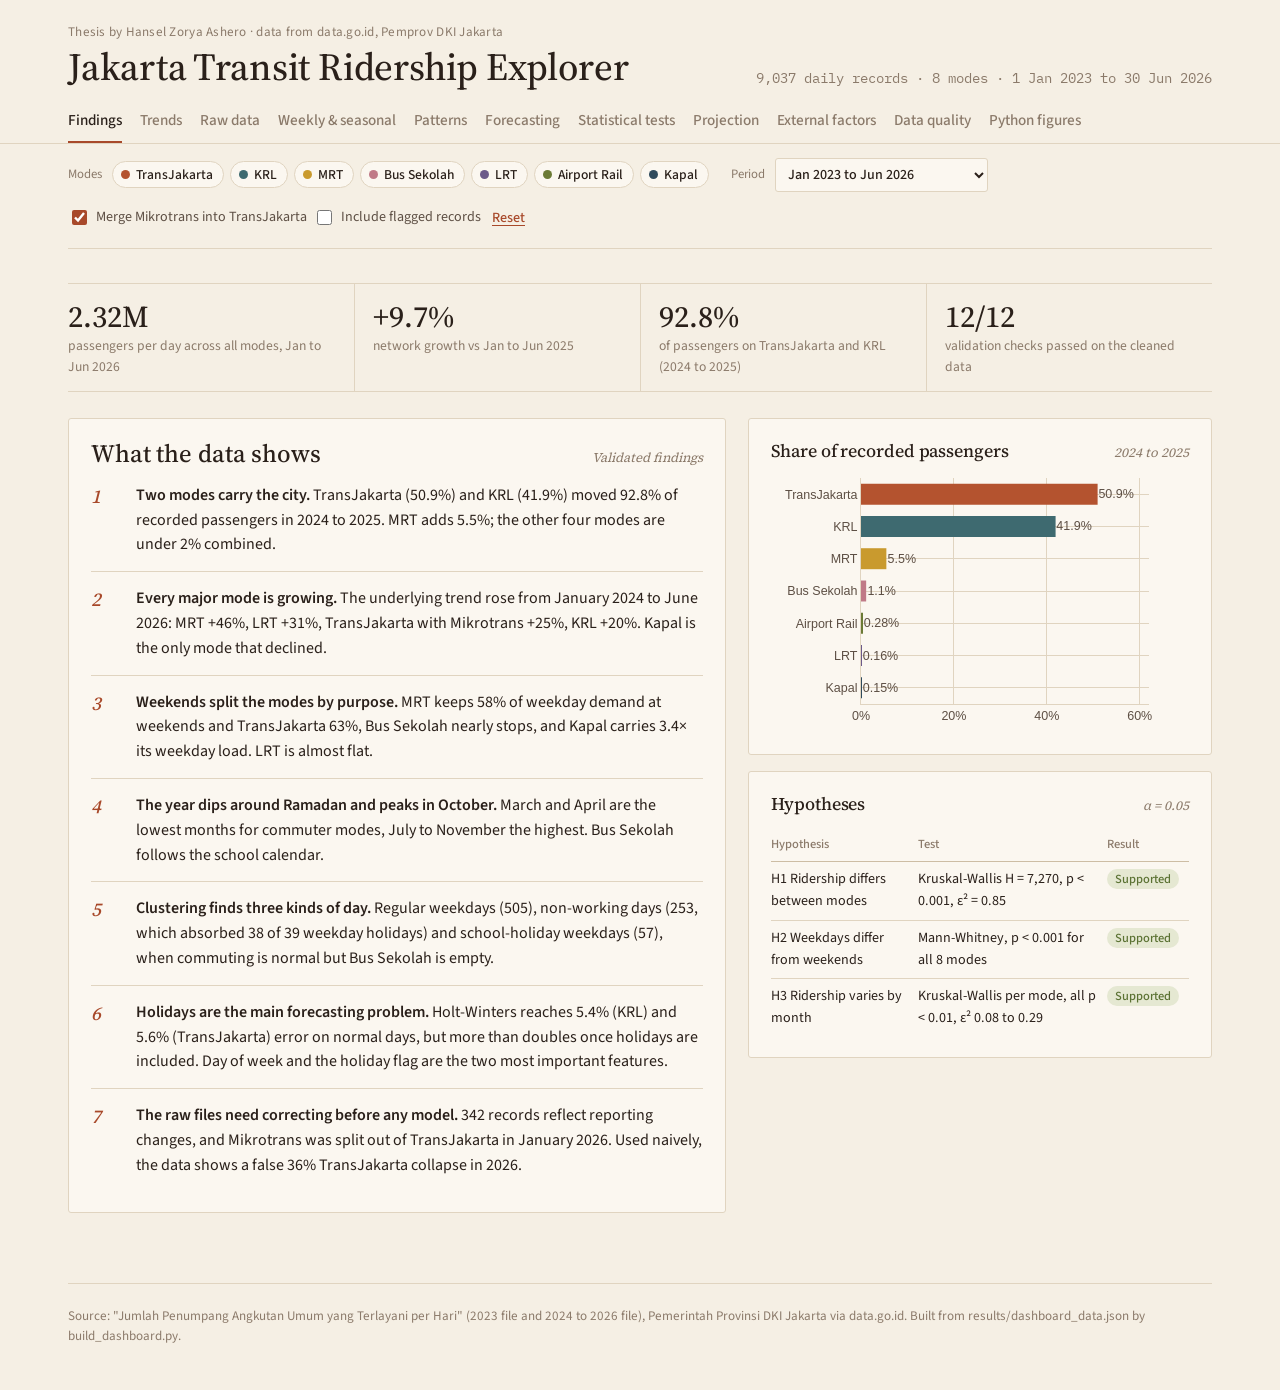
<file: index.html>
<!doctype html>
<html lang="en">
<head>
<meta charset="utf-8">
<meta name="viewport" content="width=device-width, initial-scale=1, viewport-fit=cover">
<meta http-equiv="Content-Security-Policy" content="default-src 'self'; script-src 'self'; style-src 'self' 'unsafe-inline'; img-src 'self' data: blob:; font-src 'self' data:; connect-src 'self'; worker-src 'self' blob:; object-src 'none'; base-uri 'none'; form-action 'none'">
<meta name="referrer" content="strict-origin-when-cross-origin">
<meta name="description" content="Interactive dashboard of daily public transport ridership in Jakarta (data.go.id), from a thesis by Hansel Zorya Ashero.">
<title>Jakarta Transit Ridership Explorer</title>
<link rel="stylesheet" href="assets/fonts.css">
<link rel="stylesheet" href="assets/style.css">
</head>
<body>
<header class="top">
  <div class="wrap">
    <div class="brand">
      <div>
        <div class="eyebrow">Thesis by Hansel Zorya Ashero &middot; data from data.go.id, Pemprov DKI Jakarta</div>
        <h1>Jakarta Transit Ridership Explorer</h1>
      </div>
      <div class="sub mono" id="span-note"></div>
    </div>
    <nav class="tabs" role="tablist" aria-label="Dashboard sections">
      <button role="tab" id="t-overview" aria-selected="true" data-tab="overview">Findings</button>
      <button role="tab" id="t-trends" aria-selected="false" data-tab="trends">Trends</button>
      <button role="tab" id="t-raw" aria-selected="false" data-tab="raw">Raw data</button>
      <button role="tab" id="t-cycles" aria-selected="false" data-tab="cycles">Weekly &amp; seasonal</button>
      <button role="tab" id="t-patterns" aria-selected="false" data-tab="patterns">Patterns</button>
      <button role="tab" id="t-model" aria-selected="false" data-tab="model">Forecasting</button>
      <button role="tab" id="t-tests" aria-selected="false" data-tab="tests">Statistical tests</button>
      <button role="tab" id="t-projection" aria-selected="false" data-tab="projection">Projection</button>
      <button role="tab" id="t-external" aria-selected="false" data-tab="external">External factors</button>
      <button role="tab" id="t-quality" aria-selected="false" data-tab="quality">Data quality</button>
      <button role="tab" id="t-figures" aria-selected="false" data-tab="figures">Python figures</button>
    </nav>
  </div>
</header>

<div class="wrap">
  <div class="filters" id="filters">
    <div class="fgroup" id="mode-chips"><span class="flabel">Modes</span></div>
    <div class="fgroup">
      <span class="flabel">Period</span>
      <select id="period" aria-label="Period">
        <option value="all">Jan 2023 to Jun 2026</option>
        <option value="2023">2023</option>
        <option value="2024">2024</option>
        <option value="2025">2025</option>
        <option value="2026">Jan to Jun 2026</option>
        <option value="2024p">2024 onward (complete data)</option>
      </select>
    </div>
    <div class="fgroup">
      <label class="tog"><input type="checkbox" id="harm" checked> Merge Mikrotrans into TransJakarta</label>
      <label class="tog"><input type="checkbox" id="showflag"> Include flagged records</label>
      <button class="btn ghost" id="reset" type="button">Reset</button>
    </div>
  </div>

  <main>
    <!-- FINDINGS -->
    <section class="tab" id="overview">
      <div class="kpis" id="kpis"></div>
      <div class="grid">
        <div class="panel c7">
          <div class="head"><h2>What the data shows</h2><span class="eyebrow">Validated findings</span></div>
          <ol class="findings" id="findings"></ol>
        </div>
        <div class="c5" style="display:grid;gap:16px;align-content:start;min-width:0">
          <div class="panel">
            <div class="head"><h3>Share of recorded passengers</h3><span class="eyebrow">2024 to 2025</span></div>
            <div class="chart short" id="ch-share"></div>
          </div>
          <div class="panel">
            <div class="head"><h3>Hypotheses</h3><span class="eyebrow">α = 0.05</span></div>
            <div class="tw"><table id="tb-hyp"></table></div>
          </div>
        </div>
      </div>
    </section>

    <!-- TRENDS -->
    <section class="tab" id="trends" hidden>
      <div class="intro"><h2>How ridership moved over time</h2><p class="muted">Use the mode chips and period above. Weekly and monthly views smooth out the weekday cycle. The log scale lets small modes sit on the same chart as TransJakarta and KRL.</p></div>
      <div class="panel">
        <div class="head">
          <h3 id="trend-title">Mean daily passengers</h3>
          <div class="fgroup">
            <select id="gran" aria-label="Granularity"><option value="D">Daily</option><option value="W">Weekly mean</option><option value="M" selected>Monthly mean</option></select>
            <select id="scale" aria-label="Scale"><option value="log" selected>Log scale</option><option value="linear">Linear scale</option><option value="index">Index (first period = 100)</option></select>
            <label class="tog"><input type="checkbox" id="holmark"> Mark holidays</label>
          </div>
        </div>
        <div class="chart tall" id="ch-trend"></div>
      </div>
      <div class="grid">
        <div class="panel c7">
          <div class="head"><h3>Growth on matching calendar windows</h3><span class="eyebrow">Mean daily passengers, January to June</span></div>
          <div class="tw"><table id="tb-growth"></table></div>
          <p class="small muted">Comparing the same months each year avoids bias from partial years. TransJakarta is shown with Mikrotrans merged so 2026 is comparable.</p>
        </div>
        <div class="panel c5">
          <div class="head"><h3>Descriptive statistics</h3><span class="eyebrow">Operating days, analysis set</span></div>
          <div class="tw"><table id="tb-desc"></table></div>
        </div>
      </div>
    </section>

    <!-- RAW DATA BY YEAR -->
    <section class="tab" id="raw" hidden>
      <div class="intro"><h2>Raw daily ridership, year by year</h2><p class="muted">The passenger counts as they are, one line per year from January to December, so the years can be compared directly. "As published" shows the numbers exactly as in the data.go.id files, reporting breaks and zero days included; "Cleaned" removes the flagged days.</p></div>
      <div class="filters" style="border:0;padding:0">
        <div class="fgroup"><span class="flabel">Mode</span><select id="rw-mode" aria-label="Mode"></select></div>
        <div class="fgroup"><span class="flabel">Data</span><select id="rw-src" aria-label="Data"><option value="raw" selected>As published</option><option value="clean">Cleaned (flagged days removed)</option></select></div>
        <div class="fgroup"><span class="flabel">Show</span><select id="rw-gran" aria-label="Smoothing"><option value="D" selected>Daily</option><option value="R7">7-day average</option><option value="M">Monthly mean</option></select></div>
        <div class="fgroup"><span class="flabel">Layout</span><select id="rw-view" aria-label="Layout"><option value="overlay" selected>Years overlaid (Jan to Dec)</option><option value="timeline">Continuous timeline</option></select></div>
      </div>
      <div class="panel">
        <div class="head"><h3 id="rw-title">Daily passengers</h3><span class="eyebrow" id="rw-eyebrow"></span></div>
        <div class="chart tall" id="ch-raw"></div>
        <p class="small muted" id="rw-note"></p>
      </div>
      <div class="grid">
        <div class="panel c12">
          <div class="head"><h3>Year summary</h3><span class="eyebrow" id="rw-tb-note"></span></div>
          <div class="tw"><table id="tb-raw"></table></div>
        </div>
      </div>
      <div class="intro"><h3>All modes at a glance</h3><p class="small muted">Monthly mean of daily passengers, one line per year, same data choice as above.</p></div>
      <div class="grid" id="rw-small"></div>
    </section>

    <!-- CYCLES -->
    <section class="tab" id="cycles" hidden>
      <div class="intro"><h2>Weekly and seasonal cycles</h2><p class="muted">An index of 1.00 is the mode's own average, so modes of very different size can be compared directly.</p></div>
      <div class="grid">
        <div class="panel c6">
          <div class="head"><h3>Day-of-week index</h3><span class="eyebrow">Holidays excluded</span></div>
          <div class="chart" id="ch-dow"></div>
        </div>
        <div class="panel c6">
          <div class="head"><h3>Month-of-year index</h3><span class="eyebrow">2024 to 2025</span></div>
          <div class="chart" id="ch-moy"></div>
        </div>
        <div class="panel c12">
          <div class="head"><h3>Weekday, weekend and holiday demand</h3><span class="eyebrow">Mann-Whitney U, regular weekdays vs weekends</span></div>
          <div class="tw"><table id="tb-wk"></table></div>
        </div>
      </div>
    </section>

    <!-- PATTERNS -->
    <section class="tab" id="patterns" hidden>
      <div class="intro"><h2>Patterns found by data mining</h2><p class="muted">K-means grouped every day from 2024 by how each mode deviated from its normal level, without being told which days were weekends or holidays.</p></div>
      <div class="grid">
        <div class="panel c12">
          <div class="head"><h3>Day-type calendar</h3><div class="legend" id="cl-legend"></div></div>
          <div class="chart" id="ch-cal"></div>
        </div>
        <div class="panel c7">
          <div class="head"><h3>Cluster profiles</h3><span class="eyebrow">Demand relative to 91-day median</span></div>
          <div class="tw"><table id="tb-cl"></table></div>
          <p class="small muted" id="cl-note"></p>
          <p class="small muted">* LRT and Kapal were not used to form the clusters (small, leisure-driven volumes); their columns show how they behave on each day type. Anomaly chart: triangles are days beyond +300 %, mostly Bus Sekolah school days right after a school holiday; hover shows the real value.</p>
          <p class="small muted">Blank cells in the calendar are days without a complete five-mode profile (the first and last weeks of the rolling baseline, and days with a zero Bus Sekolah count on record).</p>
        </div>
        <div class="panel c5">
          <div class="head"><h3>Correlation between modes</h3><span class="eyebrow">Spearman ρ, 2024 to 2025</span></div>
          <div class="chart" id="ch-corr"></div>
        </div>
        <div class="panel c12">
          <div class="head"><h3>Anomalous days</h3>
            <div class="fgroup"><select id="an-filter" aria-label="Anomaly filter"><option value="all">All anomalies</option><option value="hol">Public holidays</option><option value="nonhol">Not a holiday</option><option value="pos">Spikes only</option></select></div>
          </div>
          <div class="chart short" id="ch-anom"></div>
          <div class="tw" style="max-height:320px;overflow-y:auto"><table id="tb-anom"></table></div>
        </div>
      </div>
    </section>

    <!-- MODEL -->
    <section class="tab" id="model" hidden>
      <div class="intro"><h2>Ready for a prediction model</h2><p class="muted">Baseline forecasts on a fixed split: train January 2024 to November 2025, test January to June 2026. Any future model should beat these numbers on the same split.</p></div>
      <div class="grid">
        <div class="panel c8">
          <div class="head"><h3>Holt-Winters forecast vs actual</h3>
            <select id="fc-mode" aria-label="Forecast mode"></select></div>
          <div class="chart" id="ch-fc"></div>
        </div>
        <div class="panel c4">
          <div class="head"><h3>Feature importance</h3><span class="eyebrow">Permutation, 7-day-ahead GBM</span></div>
          <div class="chart" id="ch-imp"></div>
        </div>
        <div class="panel c12">
          <div class="head"><h3>Baseline scoreboard</h3><span class="eyebrow">MAPE %, lower is better</span></div>
          <div class="tw"><table id="tb-base"></table></div>
          <p class="small muted">Bus Sekolah, Airport Rail and Kapal are small and irregular. Bus Sekolah percentage errors are very large because weekend and school-holiday days carry only a few hundred passengers, so a small miss in passengers is a huge miss in percent; read its errors as a ranking of models, not as accuracy.</p>
        </div>
        <div class="panel c6">
          <div class="head"><h3>Autocorrelation and stationarity</h3><span class="eyebrow">Daily series, 2024 to 2026</span></div>
          <div class="tw"><table id="tb-acf"></table></div>
        </div>
        <div class="panel c6">
          <div class="head"><h3>Recommendations for the model</h3></div>
          <ul class="plain" id="recs"></ul>
        </div>
        <div class="panel c12">
          <div class="head"><h3>Figures from the Python analysis</h3><span class="eyebrow">Written by analysis.py; click a figure to enlarge</span></div>
          <div class="figs" data-figs="model"></div>
        </div>
      </div>
    </section>

    <!-- STATISTICAL TESTS -->
    <section class="tab" id="tests" hidden>
      <div class="intro"><h2>Statistical robustness tests</h2><p class="muted" id="ts-intro">Seven checks that ask whether the results are real, not luck: is a forecast significantly better than another (Diebold-Mariano), did ridership change at known dates (Chow, Bai-Perron), did the models leave patterns behind (Ljung-Box), are the series stationary (ADF and KPSS), which groups differ (Kruskal-Wallis and Dunn), how precise are the key numbers (bootstrap) and does the forecast hold up on many windows (rolling-origin cross-validation). Run statistical_tests.py to fill this tab.</p></div>
      <div class="kpis" id="ts-kpis"></div>
      <div class="grid">
        <div class="panel c12">
          <div class="head"><h3>Rolling-origin cross-validation</h3><span class="eyebrow">Error of each 28-day forecast, one origin per month, Jan 2025 to Jun 2026</span></div>
          <div class="fgroup"><span class="flabel">Mode</span><select id="ts-cv-mode" aria-label="Mode"></select></div>
          <div class="chart" id="ch-ts-cv"></div>
          <div class="tw"><table id="tb-ts-cv"></table></div>
          <p class="small muted">DM vs Holt-Winters: Diebold-Mariano test on all pooled 28-day errors. Negative means more accurate than Holt-Winters; bold = significant at 5%.</p>
        </div>
        <div class="panel c12">
          <div class="head"><h3>Diebold-Mariano tests on the main test period</h3><span class="eyebrow">Train to 30 Nov 2025, test Jan to Jun 2026, loss = absolute % error</span></div>
          <div class="tw"><table id="tb-ts-dm"></table></div>
        </div>
        <div class="panel c12">
          <div class="head"><h3>Structural breaks found in the data</h3><span class="eyebrow">Bai-Perron search on weekly medians of normal weekdays</span></div>
          <div class="fgroup"><span class="flabel">Series</span><select id="ts-bp-series" aria-label="Series"></select></div>
          <div class="chart" id="ch-ts-bp"></div>
          <div class="tw"><table id="tb-ts-bp"></table></div>
        </div>
        <div class="panel c12">
          <div class="head"><h3>Break tests at known dates</h3><span class="eyebrow">Level shift with HAC errors; Chow test for level and trend</span></div>
          <div class="tw"><table id="tb-ts-chow"></table></div>
        </div>
        <div class="panel c6">
          <div class="head"><h3>Stationarity: ADF and KPSS</h3><span class="eyebrow">2024 to Jun 2026</span></div>
          <div class="tw"><table id="tb-ts-st"></table></div>
          <p class="small muted">ADF assumes non-stationary and looks for evidence against it; KPSS assumes stationary. KPSS p-values are only tabulated between 0.01 and 0.10.</p>
        </div>
        <div class="panel c6">
          <div class="head"><h3>Ljung-Box test on model residuals</h3><span class="eyebrow">Lag 28; p ≥ 0.05 = no pattern left</span></div>
          <div class="tw"><table id="tb-ts-lb"></table></div>
        </div>
        <div class="panel c12">
          <div class="head"><h3>Kruskal-Wallis with Dunn post hoc</h3><span class="eyebrow">Holm-adjusted pairwise tests</span></div>
          <div class="tw"><table id="tb-ts-kw"></table></div>
        </div>
        <div class="panel c12">
          <div class="head"><h3>Dunn post hoc: which pairs differ</h3><span class="eyebrow">Holm-adjusted p-values; darker means stronger evidence of a difference</span></div>
          <div class="fgroup"><span class="flabel">Test</span><select id="ts-dunn-test" aria-label="Test"></select><span class="flabel">Series</span><select id="ts-dunn-mode" aria-label="Series"></select></div>
          <div class="chart" id="ch-ts-dunn"></div>
          <p class="small muted" id="ts-dunn-note"></p>
        </div>
        <div class="panel c12">
          <div class="head"><h3>Bootstrap 95% confidence intervals</h3><span class="eyebrow">Moving-block bootstrap, 7-day blocks</span></div>
          <div class="fgroup"><span class="flabel">Quantity</span><select id="ts-boot-q" aria-label="Quantity"></select></div>
          <div class="chart short" id="ch-ts-boot"></div>
        </div>
        <div class="panel c12">
          <div class="head"><h3>Figures from the Python analysis</h3><span class="eyebrow">Written by statistical_tests.py; click a figure to enlarge</span></div>
          <div class="figs" data-figs="tests"></div>
        </div>
      </div>
    </section>

    <!-- PROJECTION -->
    <section class="tab" id="projection" hidden>
      <div class="intro"><h2>Projected ridership: Monte Carlo simulation</h2><p class="muted" id="pj-intro">Run simulation.py to add this tab's data.</p></div>
      <div class="filters" style="border:0;padding:0">
        <div class="fgroup"><span class="flabel">Mode</span><select id="pj-mode" aria-label="Mode"></select></div>
        <div class="fgroup"><span class="flabel">Scenario</span><select id="pj-scen" aria-label="Scenario"></select></div>
        <div class="fgroup"><span class="flabel">Empty days</span><select id="pj-miss" aria-label="Empty days">
          <option value="fill">Filled (imputed)</option><option value="drop">Removed</option><option value="both">Compare removed vs filled</option></select></div>
        <div class="fgroup"><span class="flabel">Show</span><select id="pj-gran" aria-label="Granularity">
          <option value="D">Daily</option><option value="W" selected>Weekly mean</option><option value="M">Monthly mean</option></select></div>
      </div>
      <div class="kpis" id="pj-kpis"></div>
      <div class="grid">
        <div class="panel c12">
          <div class="head"><h3 id="pj-fan-title">Actual and simulated passengers</h3><span class="eyebrow">Median path, 80 % and 95 % of simulated paths</span></div>
          <div class="chart tall" id="ch-pj-fan"></div>
        </div>
        <div class="panel c5">
          <div class="head"><h3>Mean daily passengers per year</h3><span class="eyebrow">Actual, then median and 95 % interval</span></div>
          <div class="chart" id="ch-pj-year"></div>
        </div>
        <div class="panel c7">
          <div class="head"><h3>Year by year</h3><span class="eyebrow" id="pj-year-note"></span></div>
          <div class="tw"><table id="tb-pj-year"></table></div>
        </div>
        <div class="panel c12">
          <div class="head"><h3>Compare the projections</h3><span class="eyebrow">Every scenario and every mode side by side</span></div>
          <div class="filters" style="border:0;padding:0 0 8px">
            <div class="fgroup"><span class="flabel">Year</span><select id="pj-cmp-year" aria-label="Projected year"></select></div>
            <div class="fgroup"><span class="flabel">Measure</span><select id="pj-cmp-meas" aria-label="Measure">
              <option value="chg">Change vs previous year</option><option value="vs25">Change vs 2025 (last full actual year)</option><option value="mean">Mean daily passengers</option></select></div>
          </div>
          <p class="small muted" id="pj-cmp-note"></p>
        </div>
        <div class="panel c6">
          <div class="head"><h3 id="pj-cmp-scen-title">Scenarios for one mode</h3><span class="eyebrow">Monthly mean of daily passengers, median path and 80 % of paths</span></div>
          <div class="chart" id="ch-pj-cmp-scen"></div>
        </div>
        <div class="panel c6">
          <div class="head"><h3 id="pj-cmp-mode-title">Modes under one scenario</h3><span class="eyebrow">Median path, indexed: average month of the last 12 actual months = 100</span></div>
          <div class="chart" id="ch-pj-cmp-mode"></div>
        </div>
        <div class="panel c12">
          <div class="head"><h3 id="pj-cmp-bar-title">Projected change by mode and scenario</h3><span class="eyebrow">Median and 95 % interval of simulated paths</span></div>
          <div class="chart" id="ch-pj-cmp-bar"></div>
          <div class="tw"><table id="tb-pj-cmp-all"></table></div>
        </div>
        <div class="panel c12">
          <div class="head"><h3>Removed vs filled empty days</h3><span class="eyebrow">Baseline scenario, same random numbers for both</span></div>
          <p class="small muted" id="pj-miss-note"></p>
          <div class="chart short" id="ch-pj-filled"></div>
          <div class="tw"><table id="tb-pj-cmp"></table></div>
        </div>
        <div class="panel c12">
          <div class="head"><h3>Backtest</h3><span class="eyebrow">Fit to 30 Nov 2025, simulate Jan to Jun 2026, compare with what happened</span></div>
          <div class="tw"><table id="tb-pj-bt"></table></div>
          <p class="small muted">Bus Sekolah, Airport Rail and Kapal are small and irregular. Bus Sekolah percentage errors are very large because weekend and school-holiday days carry only a few hundred passengers, so a small miss in passengers is a huge miss in percent; read its errors as a ranking of models, not as accuracy.</p>
        </div>
        <div class="panel c12">
          <div class="head"><h3>The fitted model behind the simulation</h3><span class="eyebrow">Log-linear regression per mode, empty days as chosen above</span></div>
          <div class="tw"><table id="tb-pj-fit"></table></div>
          <p class="small muted">Annual trend is the growth the model sees once weekday, month, holiday, Ramadan and Lebaran effects are taken out. The simulation draws the trend from its interval, so a wide interval gives a wide fan.</p>
        </div>
        <div class="panel c12">
          <div class="head"><h3>Figures from the Python analysis</h3><span class="eyebrow">Written by simulation.py; click a figure to enlarge</span></div>
          <div class="figs" data-figs="projection"></div>
        </div>
      </div>
    </section>

    <!-- EXTERNAL -->
    <section class="tab" id="external" hidden>
      <div class="intro"><h2>What else explains ridership</h2><p class="muted">Version 2 adds outside data: daily rainfall, temperature and wind from NASA, the official holiday calendar, Ramadan, the August 2025 riots and the Rp1 fare week, and TomTom traffic figures. Effects come from a regression per mode that also controls for day of week, holidays and each calendar month.</p></div>
      <div class="kpis" id="ext-kpis"></div>
      <div class="grid">
        <div class="panel c7">
          <div class="head"><h3>Effect of rain vs a dry day</h3><span class="eyebrow">% change, 95% interval</span></div>
          <div class="chart" id="ch-rain"></div>
        </div>
        <div class="panel c5">
          <div class="head"><h3>Monthly rainfall</h3><span class="eyebrow">NASA GPM IMERG, Jakarta</span></div>
          <div class="chart" id="ch-rainm"></div>
        </div>
        <div class="panel c12">
          <div class="head"><h3>August 2025 riots and the Rp1 fare week</h3><span class="eyebrow">Passengers ÷ same-weekday baseline (28 Jul to 24 Aug)</span></div>
          <div class="chart" id="ch-event"></div>
        </div>
        <div class="panel c12">
          <div class="head"><h3>All effects by mode</h3><span class="eyebrow">% change in daily passengers; bold = significant at 5%</span></div>
          <div class="tw"><table id="tb-eff"></table></div>
        </div>
        <div class="panel c12">
          <div class="head"><h3>Forecast accuracy with outside data</h3><span class="eyebrow">MAPE %, Jan to Jun 2026, 7-day-ahead GBM</span></div>
          <div class="tw"><table id="tb-extfc"></table></div>
          <p class="small muted">"Observed weather" uses the measured weather of each test day, which assumes a perfect weather forecast.</p>
        </div>
        <div class="panel c6">
          <div class="head"><h3>Anomalies explained</h3><span class="eyebrow">Days with a residual beyond ±25%</span></div>
          <div class="tw"><table id="tb-extan"></table></div>
        </div>
        <div class="panel c6">
          <div class="head"><h3>Traffic context (TomTom)</h3><span class="eyebrow">Annual, city-wide</span></div>
          <div class="tw"><table id="tb-traffic"></table></div>
          <p class="small muted">Daily traffic data for Jakarta is not published openly, so traffic can only be compared year to year.</p>
        </div>
        <div class="panel c6">
          <div class="head"><h3>Data sources</h3></div>
          <div class="tw"><table id="tb-src"></table></div>
        </div>
        <div class="panel c7">
          <div class="head"><h3>Promotional fare days</h3><span class="eyebrow">Passengers ÷ same weekday in the four weeks before</span></div>
          <div class="chart" id="ch-promo"></div>
        </div>
        <div class="panel c5">
          <div class="head"><h3>Promo days by mode</h3><span class="eyebrow">Wilcoxon signed-rank test vs baseline</span></div>
          <div class="tw"><table id="tb-promo"></table></div>
          <p class="small muted">A ratio of 2.0 means twice the usual passengers for that weekday.</p>
        </div>
        <div class="panel c12">
          <div class="head"><h3>How much the outside data adds to the regression</h3><span class="eyebrow">F-test: calendar-only model vs model with weather and events</span></div>
          <div class="tw"><table id="tb-extfit"></table></div>
        </div>
        <div class="panel c12">
          <div class="head"><h3>Figures from the Python analysis</h3><span class="eyebrow">Written by external_factors.py; click a figure to enlarge</span></div>
          <div class="figs" data-figs="external"></div>
        </div>
      </div>
    </section>

    <!-- QUALITY -->
    <section class="tab" id="quality" hidden>
      <div class="intro"><h2>Data quality and validation</h2><p class="muted">Every check below runs in the analysis script and is independent of the cleaning code. Flagged records are kept in the cleaned file with a flag so a model can exclude them.</p></div>
      <div class="grid">
        <div class="panel c7">
          <div class="head"><h3>Validation checks</h3><span id="val-sum"></span></div>
          <div class="tw"><table id="tb-val"></table></div>
        </div>
        <div class="panel c5">
          <div class="head"><h3>Cleaning log</h3></div>
          <div class="tw"><table id="tb-log"></table></div>
        </div>
        <div class="panel c12">
          <div class="head"><h3>Reporting breaks</h3>
            <select id="flag-mode" aria-label="Mode to inspect"></select></div>
          <div class="chart" id="ch-flag"></div>
          <div class="tw"><table id="tb-flags"></table></div>
        </div>
        <div class="panel c12">
          <div class="head"><h3>Missing values: filling instead of deleting</h3><span class="eyebrow">MAPE % on deliberately hidden 2024 to 2025 values</span></div>
          <p class="small muted" id="imp-note"></p>
          <div class="tw"><table id="tb-imp"></table></div>
          <div class="grid">
            <div class="c6" style="min-width:0"><div class="tw"><table id="tb-imp-counts"></table></div></div>
            <div class="c6" style="min-width:0"><div class="tw"><table id="tb-imp-impact"></table></div></div>
          </div>
        </div>
        <div class="panel c12">
          <div class="head"><h3>Days recorded per mode and year</h3></div>
          <div class="tw"><table id="tb-cov"></table></div>
        </div>
        <div class="panel c12">
          <div class="head"><h3>Figures from the Python analysis</h3><span class="eyebrow">Written by analysis.py and missing_values.py; click a figure to enlarge</span></div>
          <div class="figs" data-figs="quality"></div>
        </div>
      </div>
    </section>
    <!-- PYTHON FIGURES -->
    <section class="tab" id="figures" hidden>
      <div class="intro"><h2>Figures from the Python analysis</h2><p>Every chart the analysis scripts save to the figures folder, the same images used in the thesis document. They are static snapshots; the other tabs show most of the same results as interactive charts. Click a figure to see it full size.</p></div>
      <div class="filters" style="border:0;padding:0">
        <div class="fgroup"><span class="flabel">Show</span><select id="fg-group" aria-label="Figure group"><option value="all">All figures</option></select></div>
        <div class="small muted" id="fg-count"></div>
      </div>
      <div id="fg-all"></div>
    </section>
  </main>
  <dialog class="lightbox" id="lightbox" aria-label="Figure">
    <div class="box">
      <img id="lb-img" alt="">
      <div class="row"><div id="lb-cap"></div><button class="btn" type="button" id="lb-close">Close</button></div>
    </div>
  </dialog>
  <footer>Source: "Jumlah Penumpang Angkutan Umum yang Terlayani per Hari" (2023 file and 2024 to 2026 file), Pemerintah Provinsi DKI Jakarta via data.go.id. Built from results/dashboard_data.json by build_dashboard.py.</footer>
</div>
<script src="assets/data.js"></script>
<script src="assets/plotly.min.js"></script>
<script src="assets/app.js"></script>
</body>
</html>
</file>
<file: assets/fonts.css>
/* cyrillic-ext */
@font-face {
  font-family: 'IBM Plex Mono';
  font-style: normal;
  font-weight: 400;
  font-display: swap;
  src: url(fonts/8fa7c0706b16.woff2) format('woff2');
  unicode-range: U+0460-052F, U+1C80-1C8A, U+20B4, U+2DE0-2DFF, U+A640-A69F, U+FE2E-FE2F;
}
/* cyrillic */
@font-face {
  font-family: 'IBM Plex Mono';
  font-style: normal;
  font-weight: 400;
  font-display: swap;
  src: url(fonts/3a2f55ed9b17.woff2) format('woff2');
  unicode-range: U+0301, U+0400-045F, U+0490-0491, U+04B0-04B1, U+2116;
}
/* symbols2 */
@font-face {
  font-family: 'IBM Plex Mono';
  font-style: normal;
  font-weight: 400;
  font-display: swap;
  src: url(fonts/0e8ca2c605ca.woff2) format('woff2');
  unicode-range: U+2000-2001, U+2004-2008, U+200A, U+23B8-23BD, U+2500-259F;
}
/* vietnamese */
@font-face {
  font-family: 'IBM Plex Mono';
  font-style: normal;
  font-weight: 400;
  font-display: swap;
  src: url(fonts/cd853b6222de.woff2) format('woff2');
  unicode-range: U+0102-0103, U+0110-0111, U+0128-0129, U+0168-0169, U+01A0-01A1, U+01AF-01B0, U+0300-0301, U+0303-0304, U+0308-0309, U+0323, U+0329, U+1EA0-1EF9, U+20AB;
}
/* latin-ext */
@font-face {
  font-family: 'IBM Plex Mono';
  font-style: normal;
  font-weight: 400;
  font-display: swap;
  src: url(fonts/3e9c5ad628c0.woff2) format('woff2');
  unicode-range: U+0100-02BA, U+02BD-02C5, U+02C7-02CC, U+02CE-02D7, U+02DD-02FF, U+0304, U+0308, U+0329, U+1D00-1DBF, U+1E00-1E9F, U+1EF2-1EFF, U+2020, U+20A0-20AB, U+20AD-20C4, U+2113, U+2C60-2C7F, U+A720-A7FF;
}
/* latin */
@font-face {
  font-family: 'IBM Plex Mono';
  font-style: normal;
  font-weight: 400;
  font-display: swap;
  src: url(fonts/9c2bd7b061bb.woff2) format('woff2');
  unicode-range: U+0000-00FF, U+0131, U+0152-0153, U+02BB-02BC, U+02C6, U+02DA, U+02DC, U+0304, U+0308, U+0329, U+2000-206F, U+20AC, U+2122, U+2191, U+2193, U+2212, U+2215, U+FEFF, U+FFFD;
}
/* cyrillic-ext */
@font-face {
  font-family: 'IBM Plex Mono';
  font-style: normal;
  font-weight: 500;
  font-display: swap;
  src: url(fonts/14013cca4818.woff2) format('woff2');
  unicode-range: U+0460-052F, U+1C80-1C8A, U+20B4, U+2DE0-2DFF, U+A640-A69F, U+FE2E-FE2F;
}
/* cyrillic */
@font-face {
  font-family: 'IBM Plex Mono';
  font-style: normal;
  font-weight: 500;
  font-display: swap;
  src: url(fonts/f5f5cc2d502d.woff2) format('woff2');
  unicode-range: U+0301, U+0400-045F, U+0490-0491, U+04B0-04B1, U+2116;
}
/* symbols2 */
@font-face {
  font-family: 'IBM Plex Mono';
  font-style: normal;
  font-weight: 500;
  font-display: swap;
  src: url(fonts/72cc2c2d5c36.woff2) format('woff2');
  unicode-range: U+2000-2001, U+2004-2008, U+200A, U+23B8-23BD, U+2500-259F;
}
/* vietnamese */
@font-face {
  font-family: 'IBM Plex Mono';
  font-style: normal;
  font-weight: 500;
  font-display: swap;
  src: url(fonts/02cdddcee495.woff2) format('woff2');
  unicode-range: U+0102-0103, U+0110-0111, U+0128-0129, U+0168-0169, U+01A0-01A1, U+01AF-01B0, U+0300-0301, U+0303-0304, U+0308-0309, U+0323, U+0329, U+1EA0-1EF9, U+20AB;
}
/* latin-ext */
@font-face {
  font-family: 'IBM Plex Mono';
  font-style: normal;
  font-weight: 500;
  font-display: swap;
  src: url(fonts/876101ac618b.woff2) format('woff2');
  unicode-range: U+0100-02BA, U+02BD-02C5, U+02C7-02CC, U+02CE-02D7, U+02DD-02FF, U+0304, U+0308, U+0329, U+1D00-1DBF, U+1E00-1E9F, U+1EF2-1EFF, U+2020, U+20A0-20AB, U+20AD-20C4, U+2113, U+2C60-2C7F, U+A720-A7FF;
}
/* latin */
@font-face {
  font-family: 'IBM Plex Mono';
  font-style: normal;
  font-weight: 500;
  font-display: swap;
  src: url(fonts/e5509a1e1e93.woff2) format('woff2');
  unicode-range: U+0000-00FF, U+0131, U+0152-0153, U+02BB-02BC, U+02C6, U+02DA, U+02DC, U+0304, U+0308, U+0329, U+2000-206F, U+20AC, U+2122, U+2191, U+2193, U+2212, U+2215, U+FEFF, U+FFFD;
}
/* cyrillic-ext */
@font-face {
  font-family: 'Source Sans 3';
  font-style: normal;
  font-weight: 400;
  font-display: swap;
  src: url(fonts/c67951995e23.woff2) format('woff2');
  unicode-range: U+0460-052F, U+1C80-1C8A, U+20B4, U+2DE0-2DFF, U+A640-A69F, U+FE2E-FE2F;
}
/* cyrillic */
@font-face {
  font-family: 'Source Sans 3';
  font-style: normal;
  font-weight: 400;
  font-display: swap;
  src: url(fonts/48747d676d86.woff2) format('woff2');
  unicode-range: U+0301, U+0400-045F, U+0490-0491, U+04B0-04B1, U+2116;
}
/* greek-ext */
@font-face {
  font-family: 'Source Sans 3';
  font-style: normal;
  font-weight: 400;
  font-display: swap;
  src: url(fonts/4d6c7f015f38.woff2) format('woff2');
  unicode-range: U+1F00-1FFF;
}
/* greek */
@font-face {
  font-family: 'Source Sans 3';
  font-style: normal;
  font-weight: 400;
  font-display: swap;
  src: url(fonts/96b0550f93ee.woff2) format('woff2');
  unicode-range: U+0370-0377, U+037A-037F, U+0384-038A, U+038C, U+038E-03A1, U+03A3-03FF;
}
/* vietnamese */
@font-face {
  font-family: 'Source Sans 3';
  font-style: normal;
  font-weight: 400;
  font-display: swap;
  src: url(fonts/18d1d2067879.woff2) format('woff2');
  unicode-range: U+0102-0103, U+0110-0111, U+0128-0129, U+0168-0169, U+01A0-01A1, U+01AF-01B0, U+0300-0301, U+0303-0304, U+0308-0309, U+0323, U+0329, U+1EA0-1EF9, U+20AB;
}
/* latin-ext */
@font-face {
  font-family: 'Source Sans 3';
  font-style: normal;
  font-weight: 400;
  font-display: swap;
  src: url(fonts/023468e59b49.woff2) format('woff2');
  unicode-range: U+0100-02BA, U+02BD-02C5, U+02C7-02CC, U+02CE-02D7, U+02DD-02FF, U+0304, U+0308, U+0329, U+1D00-1DBF, U+1E00-1E9F, U+1EF2-1EFF, U+2020, U+20A0-20AB, U+20AD-20C4, U+2113, U+2C60-2C7F, U+A720-A7FF;
}
/* latin */
@font-face {
  font-family: 'Source Sans 3';
  font-style: normal;
  font-weight: 400;
  font-display: swap;
  src: url(fonts/48884e38972c.woff2) format('woff2');
  unicode-range: U+0000-00FF, U+0131, U+0152-0153, U+02BB-02BC, U+02C6, U+02DA, U+02DC, U+0304, U+0308, U+0329, U+2000-206F, U+20AC, U+2122, U+2191, U+2193, U+2212, U+2215, U+FEFF, U+FFFD;
}
/* cyrillic-ext */
@font-face {
  font-family: 'Source Sans 3';
  font-style: normal;
  font-weight: 500;
  font-display: swap;
  src: url(fonts/c67951995e23.woff2) format('woff2');
  unicode-range: U+0460-052F, U+1C80-1C8A, U+20B4, U+2DE0-2DFF, U+A640-A69F, U+FE2E-FE2F;
}
/* cyrillic */
@font-face {
  font-family: 'Source Sans 3';
  font-style: normal;
  font-weight: 500;
  font-display: swap;
  src: url(fonts/48747d676d86.woff2) format('woff2');
  unicode-range: U+0301, U+0400-045F, U+0490-0491, U+04B0-04B1, U+2116;
}
/* greek-ext */
@font-face {
  font-family: 'Source Sans 3';
  font-style: normal;
  font-weight: 500;
  font-display: swap;
  src: url(fonts/4d6c7f015f38.woff2) format('woff2');
  unicode-range: U+1F00-1FFF;
}
/* greek */
@font-face {
  font-family: 'Source Sans 3';
  font-style: normal;
  font-weight: 500;
  font-display: swap;
  src: url(fonts/96b0550f93ee.woff2) format('woff2');
  unicode-range: U+0370-0377, U+037A-037F, U+0384-038A, U+038C, U+038E-03A1, U+03A3-03FF;
}
/* vietnamese */
@font-face {
  font-family: 'Source Sans 3';
  font-style: normal;
  font-weight: 500;
  font-display: swap;
  src: url(fonts/18d1d2067879.woff2) format('woff2');
  unicode-range: U+0102-0103, U+0110-0111, U+0128-0129, U+0168-0169, U+01A0-01A1, U+01AF-01B0, U+0300-0301, U+0303-0304, U+0308-0309, U+0323, U+0329, U+1EA0-1EF9, U+20AB;
}
/* latin-ext */
@font-face {
  font-family: 'Source Sans 3';
  font-style: normal;
  font-weight: 500;
  font-display: swap;
  src: url(fonts/023468e59b49.woff2) format('woff2');
  unicode-range: U+0100-02BA, U+02BD-02C5, U+02C7-02CC, U+02CE-02D7, U+02DD-02FF, U+0304, U+0308, U+0329, U+1D00-1DBF, U+1E00-1E9F, U+1EF2-1EFF, U+2020, U+20A0-20AB, U+20AD-20C4, U+2113, U+2C60-2C7F, U+A720-A7FF;
}
/* latin */
@font-face {
  font-family: 'Source Sans 3';
  font-style: normal;
  font-weight: 500;
  font-display: swap;
  src: url(fonts/48884e38972c.woff2) format('woff2');
  unicode-range: U+0000-00FF, U+0131, U+0152-0153, U+02BB-02BC, U+02C6, U+02DA, U+02DC, U+0304, U+0308, U+0329, U+2000-206F, U+20AC, U+2122, U+2191, U+2193, U+2212, U+2215, U+FEFF, U+FFFD;
}
/* cyrillic-ext */
@font-face {
  font-family: 'Source Sans 3';
  font-style: normal;
  font-weight: 600;
  font-display: swap;
  src: url(fonts/c67951995e23.woff2) format('woff2');
  unicode-range: U+0460-052F, U+1C80-1C8A, U+20B4, U+2DE0-2DFF, U+A640-A69F, U+FE2E-FE2F;
}
/* cyrillic */
@font-face {
  font-family: 'Source Sans 3';
  font-style: normal;
  font-weight: 600;
  font-display: swap;
  src: url(fonts/48747d676d86.woff2) format('woff2');
  unicode-range: U+0301, U+0400-045F, U+0490-0491, U+04B0-04B1, U+2116;
}
/* greek-ext */
@font-face {
  font-family: 'Source Sans 3';
  font-style: normal;
  font-weight: 600;
  font-display: swap;
  src: url(fonts/4d6c7f015f38.woff2) format('woff2');
  unicode-range: U+1F00-1FFF;
}
/* greek */
@font-face {
  font-family: 'Source Sans 3';
  font-style: normal;
  font-weight: 600;
  font-display: swap;
  src: url(fonts/96b0550f93ee.woff2) format('woff2');
  unicode-range: U+0370-0377, U+037A-037F, U+0384-038A, U+038C, U+038E-03A1, U+03A3-03FF;
}
/* vietnamese */
@font-face {
  font-family: 'Source Sans 3';
  font-style: normal;
  font-weight: 600;
  font-display: swap;
  src: url(fonts/18d1d2067879.woff2) format('woff2');
  unicode-range: U+0102-0103, U+0110-0111, U+0128-0129, U+0168-0169, U+01A0-01A1, U+01AF-01B0, U+0300-0301, U+0303-0304, U+0308-0309, U+0323, U+0329, U+1EA0-1EF9, U+20AB;
}
/* latin-ext */
@font-face {
  font-family: 'Source Sans 3';
  font-style: normal;
  font-weight: 600;
  font-display: swap;
  src: url(fonts/023468e59b49.woff2) format('woff2');
  unicode-range: U+0100-02BA, U+02BD-02C5, U+02C7-02CC, U+02CE-02D7, U+02DD-02FF, U+0304, U+0308, U+0329, U+1D00-1DBF, U+1E00-1E9F, U+1EF2-1EFF, U+2020, U+20A0-20AB, U+20AD-20C4, U+2113, U+2C60-2C7F, U+A720-A7FF;
}
/* latin */
@font-face {
  font-family: 'Source Sans 3';
  font-style: normal;
  font-weight: 600;
  font-display: swap;
  src: url(fonts/48884e38972c.woff2) format('woff2');
  unicode-range: U+0000-00FF, U+0131, U+0152-0153, U+02BB-02BC, U+02C6, U+02DA, U+02DC, U+0304, U+0308, U+0329, U+2000-206F, U+20AC, U+2122, U+2191, U+2193, U+2212, U+2215, U+FEFF, U+FFFD;
}
/* cyrillic-ext */
@font-face {
  font-family: 'Source Serif 4';
  font-style: normal;
  font-weight: 400;
  font-display: swap;
  src: url(fonts/c986a617a654.woff2) format('woff2');
  unicode-range: U+0460-052F, U+1C80-1C8A, U+20B4, U+2DE0-2DFF, U+A640-A69F, U+FE2E-FE2F;
}
/* cyrillic */
@font-face {
  font-family: 'Source Serif 4';
  font-style: normal;
  font-weight: 400;
  font-display: swap;
  src: url(fonts/cfb19a023fdf.woff2) format('woff2');
  unicode-range: U+0301, U+0400-045F, U+0490-0491, U+04B0-04B1, U+2116;
}
/* greek */
@font-face {
  font-family: 'Source Serif 4';
  font-style: normal;
  font-weight: 400;
  font-display: swap;
  src: url(fonts/ebe447f08350.woff2) format('woff2');
  unicode-range: U+0370-0377, U+037A-037F, U+0384-038A, U+038C, U+038E-03A1, U+03A3-03FF;
}
/* vietnamese */
@font-face {
  font-family: 'Source Serif 4';
  font-style: normal;
  font-weight: 400;
  font-display: swap;
  src: url(fonts/b5e5ca136d9f.woff2) format('woff2');
  unicode-range: U+0102-0103, U+0110-0111, U+0128-0129, U+0168-0169, U+01A0-01A1, U+01AF-01B0, U+0300-0301, U+0303-0304, U+0308-0309, U+0323, U+0329, U+1EA0-1EF9, U+20AB;
}
/* latin-ext */
@font-face {
  font-family: 'Source Serif 4';
  font-style: normal;
  font-weight: 400;
  font-display: swap;
  src: url(fonts/f9c768ee618b.woff2) format('woff2');
  unicode-range: U+0100-02BA, U+02BD-02C5, U+02C7-02CC, U+02CE-02D7, U+02DD-02FF, U+0304, U+0308, U+0329, U+1D00-1DBF, U+1E00-1E9F, U+1EF2-1EFF, U+2020, U+20A0-20AB, U+20AD-20C4, U+2113, U+2C60-2C7F, U+A720-A7FF;
}
/* latin */
@font-face {
  font-family: 'Source Serif 4';
  font-style: normal;
  font-weight: 400;
  font-display: swap;
  src: url(fonts/167ee9c3c901.woff2) format('woff2');
  unicode-range: U+0000-00FF, U+0131, U+0152-0153, U+02BB-02BC, U+02C6, U+02DA, U+02DC, U+0304, U+0308, U+0329, U+2000-206F, U+20AC, U+2122, U+2191, U+2193, U+2212, U+2215, U+FEFF, U+FFFD;
}
/* cyrillic-ext */
@font-face {
  font-family: 'Source Serif 4';
  font-style: normal;
  font-weight: 500;
  font-display: swap;
  src: url(fonts/c986a617a654.woff2) format('woff2');
  unicode-range: U+0460-052F, U+1C80-1C8A, U+20B4, U+2DE0-2DFF, U+A640-A69F, U+FE2E-FE2F;
}
/* cyrillic */
@font-face {
  font-family: 'Source Serif 4';
  font-style: normal;
  font-weight: 500;
  font-display: swap;
  src: url(fonts/cfb19a023fdf.woff2) format('woff2');
  unicode-range: U+0301, U+0400-045F, U+0490-0491, U+04B0-04B1, U+2116;
}
/* greek */
@font-face {
  font-family: 'Source Serif 4';
  font-style: normal;
  font-weight: 500;
  font-display: swap;
  src: url(fonts/ebe447f08350.woff2) format('woff2');
  unicode-range: U+0370-0377, U+037A-037F, U+0384-038A, U+038C, U+038E-03A1, U+03A3-03FF;
}
/* vietnamese */
@font-face {
  font-family: 'Source Serif 4';
  font-style: normal;
  font-weight: 500;
  font-display: swap;
  src: url(fonts/b5e5ca136d9f.woff2) format('woff2');
  unicode-range: U+0102-0103, U+0110-0111, U+0128-0129, U+0168-0169, U+01A0-01A1, U+01AF-01B0, U+0300-0301, U+0303-0304, U+0308-0309, U+0323, U+0329, U+1EA0-1EF9, U+20AB;
}
/* latin-ext */
@font-face {
  font-family: 'Source Serif 4';
  font-style: normal;
  font-weight: 500;
  font-display: swap;
  src: url(fonts/f9c768ee618b.woff2) format('woff2');
  unicode-range: U+0100-02BA, U+02BD-02C5, U+02C7-02CC, U+02CE-02D7, U+02DD-02FF, U+0304, U+0308, U+0329, U+1D00-1DBF, U+1E00-1E9F, U+1EF2-1EFF, U+2020, U+20A0-20AB, U+20AD-20C4, U+2113, U+2C60-2C7F, U+A720-A7FF;
}
/* latin */
@font-face {
  font-family: 'Source Serif 4';
  font-style: normal;
  font-weight: 500;
  font-display: swap;
  src: url(fonts/167ee9c3c901.woff2) format('woff2');
  unicode-range: U+0000-00FF, U+0131, U+0152-0153, U+02BB-02BC, U+02C6, U+02DA, U+02DC, U+0304, U+0308, U+0329, U+2000-206F, U+20AC, U+2122, U+2191, U+2193, U+2212, U+2215, U+FEFF, U+FFFD;
}
/* cyrillic-ext */
@font-face {
  font-family: 'Source Serif 4';
  font-style: normal;
  font-weight: 600;
  font-display: swap;
  src: url(fonts/c986a617a654.woff2) format('woff2');
  unicode-range: U+0460-052F, U+1C80-1C8A, U+20B4, U+2DE0-2DFF, U+A640-A69F, U+FE2E-FE2F;
}
/* cyrillic */
@font-face {
  font-family: 'Source Serif 4';
  font-style: normal;
  font-weight: 600;
  font-display: swap;
  src: url(fonts/cfb19a023fdf.woff2) format('woff2');
  unicode-range: U+0301, U+0400-045F, U+0490-0491, U+04B0-04B1, U+2116;
}
/* greek */
@font-face {
  font-family: 'Source Serif 4';
  font-style: normal;
  font-weight: 600;
  font-display: swap;
  src: url(fonts/ebe447f08350.woff2) format('woff2');
  unicode-range: U+0370-0377, U+037A-037F, U+0384-038A, U+038C, U+038E-03A1, U+03A3-03FF;
}
/* vietnamese */
@font-face {
  font-family: 'Source Serif 4';
  font-style: normal;
  font-weight: 600;
  font-display: swap;
  src: url(fonts/b5e5ca136d9f.woff2) format('woff2');
  unicode-range: U+0102-0103, U+0110-0111, U+0128-0129, U+0168-0169, U+01A0-01A1, U+01AF-01B0, U+0300-0301, U+0303-0304, U+0308-0309, U+0323, U+0329, U+1EA0-1EF9, U+20AB;
}
/* latin-ext */
@font-face {
  font-family: 'Source Serif 4';
  font-style: normal;
  font-weight: 600;
  font-display: swap;
  src: url(fonts/f9c768ee618b.woff2) format('woff2');
  unicode-range: U+0100-02BA, U+02BD-02C5, U+02C7-02CC, U+02CE-02D7, U+02DD-02FF, U+0304, U+0308, U+0329, U+1D00-1DBF, U+1E00-1E9F, U+1EF2-1EFF, U+2020, U+20A0-20AB, U+20AD-20C4, U+2113, U+2C60-2C7F, U+A720-A7FF;
}
/* latin */
@font-face {
  font-family: 'Source Serif 4';
  font-style: normal;
  font-weight: 600;
  font-display: swap;
  src: url(fonts/167ee9c3c901.woff2) format('woff2');
  unicode-range: U+0000-00FF, U+0131, U+0152-0153, U+02BB-02BC, U+02C6, U+02DA, U+02DC, U+0304, U+0308, U+0329, U+2000-206F, U+20AC, U+2122, U+2191, U+2193, U+2212, U+2215, U+FEFF, U+FFFD;
}
</file>
<file: assets/style.css>
/* Layout: quiet header with text tabs and one filter row; each tab is a short intro, a figure strip and chart panels in a 12-col grid that collapses to one column on phones.
   Look: warm paper tones, serif headings, hairlines instead of boxes, one terracotta accent. */
:root {
  --bg: #f5efe4; --surface: #fbf7f0; --surface-2: #ede4d4; --line: #e0d4c0; --line-2: #cdbda4;
  --ink: #2a201a; --ink-2: #5d4f44; --ink-3: #8b7a6a;
  --accent: #a8492a; --accent-ink: #fbf7f0; --accent-soft: #f0dccd;
  --good: #5b7233; --good-soft: #e5e8d2; --warn: #9c6a12; --warn-soft: #f3e4c6; --bad: #a3352b; --bad-soft: #f2d9d2;
  --s-tj: #b4532f; --s-krl: #3e6a70; --s-mrt: #c99a2e; --s-mkt: #8a5a3b; --s-bus: #c07a87; --s-air: #6b7a35; --s-lrt: #6c5a8a; --s-kap: #2f4a5c;
  --c-reg: #b4532f; --c-sch: #6b7a35; --c-non: #c99a2e;
  --f-display: "Source Serif 4", "Iowan Old Style", Georgia, serif;
  --f-body: "Source Sans 3", "Segoe UI", system-ui, sans-serif;
  --f-mono: "IBM Plex Mono", ui-monospace, "SFMono-Regular", Menlo, monospace;
  --r: 3px;
}
@media (prefers-color-scheme: dark) { :root:not([data-theme="light"]) {
  --bg: #1b1612; --surface: #221c17; --surface-2: #2c241e; --line: #3a3029; --line-2: #4c4037;
  --ink: #efe6da; --ink-2: #c4b6a6; --ink-3: #95867a;
  --accent: #e08a62; --accent-ink: #1b1612; --accent-soft: #43281c;
  --good: #a7bb79; --good-soft: #2b3020; --warn: #e2b25a; --warn-soft: #3b2e15; --bad: #e88676; --bad-soft: #42221d;
  --s-tj: #dc7a52; --s-krl: #7fb0b3; --s-mrt: #e0b955; --s-mkt: #b88a68; --s-bus: #dc9aa6; --s-air: #a5b46a; --s-lrt: #a594c4; --s-kap: #8aaac0;
  --c-reg: #dc7a52; --c-sch: #a5b46a; --c-non: #e0b955;
  color-scheme: dark; } }
:root[data-theme="dark"] {
  --bg: #1b1612; --surface: #221c17; --surface-2: #2c241e; --line: #3a3029; --line-2: #4c4037;
  --ink: #efe6da; --ink-2: #c4b6a6; --ink-3: #95867a;
  --accent: #e08a62; --accent-ink: #1b1612; --accent-soft: #43281c;
  --good: #a7bb79; --good-soft: #2b3020; --warn: #e2b25a; --warn-soft: #3b2e15; --bad: #e88676; --bad-soft: #42221d;
  --s-tj: #dc7a52; --s-krl: #7fb0b3; --s-mrt: #e0b955; --s-mkt: #b88a68; --s-bus: #dc9aa6; --s-air: #a5b46a; --s-lrt: #a594c4; --s-kap: #8aaac0;
  --c-reg: #dc7a52; --c-sch: #a5b46a; --c-non: #e0b955;
  color-scheme: dark; }

* { box-sizing: border-box; }
[hidden] { display: none !important; }
body { background: var(--bg); color: var(--ink); font-family: var(--f-body); font-size: 16px; line-height: 1.55; margin: 0; -webkit-font-smoothing: antialiased; }
.wrap { max-width: 1200px; margin: 0 auto; padding-inline: 28px; }
h1, h2, h3 { font-family: var(--f-display); text-wrap: balance; margin: 0; font-weight: 500; letter-spacing: -.005em; }
h1 { font-size: clamp(1.7rem, 3.4vw, 2.4rem); line-height: 1.1; }
h2 { font-size: 1.55rem; line-height: 1.2; }
h3 { font-size: 1.12rem; line-height: 1.3; }
p { margin: 0; max-width: 72ch; }
.muted { color: var(--ink-2); }
.small { font-size: .88rem; }
.mono, td.num, .num { font-family: var(--f-mono); font-variant-numeric: tabular-nums; font-size: .92em; }
.eyebrow { font-size: .82rem; color: var(--ink-3); font-style: italic; font-family: var(--f-display); }
a { color: var(--accent); }

/* header */
header.top { position: sticky; top: env(safe-area-inset-top, 0px); z-index: 20; background: color-mix(in srgb, var(--bg) 92%, transparent); backdrop-filter: blur(6px); border-bottom: 1px solid var(--line); }
.brand { display: flex; flex-wrap: wrap; align-items: flex-end; justify-content: space-between; gap: 8px 24px; padding-block: 22px 6px; }
.brand .eyebrow { font-style: normal; font-family: var(--f-body); letter-spacing: .02em; margin-bottom: 4px; }
.brand .sub { color: var(--ink-3); font-size: .85rem; }
nav.tabs { display: flex; gap: 18px; overflow-x: auto; scrollbar-width: none; padding-top: 6px; }
nav.tabs::-webkit-scrollbar { display: none; }
nav.tabs button { font: 500 .95rem var(--f-body); background: none; color: var(--ink-3); border: 0; border-bottom: 2px solid transparent; padding: 8px 0 10px; cursor: pointer; white-space: nowrap; }
nav.tabs button:hover { color: var(--ink); }
nav.tabs button[aria-selected="true"] { color: var(--ink); border-bottom-color: var(--accent); }
button:focus-visible, select:focus-visible, input:focus-visible, .chip:focus-visible, .fig:focus-visible { outline: 2px solid var(--accent); outline-offset: 2px; }

/* filter bar */
.filters { display: flex; flex-wrap: wrap; align-items: center; gap: 10px 22px; padding-block: 14px; border-bottom: 1px solid var(--line); }
.fgroup { display: flex; flex-wrap: wrap; align-items: center; gap: 6px; min-width: 0; }
.flabel { font-size: .8rem; color: var(--ink-3); margin-right: 4px; }
.chip { display: inline-flex; align-items: center; gap: 6px; font: 500 .85rem var(--f-body); padding: 3px 10px 3px 8px; border-radius: 999px; border: 1px solid transparent; background: none; color: var(--ink-3); cursor: pointer; }
.chip .dot { width: 9px; height: 9px; border-radius: 50%; background: var(--c); opacity: .3; }
.chip[aria-pressed="true"] { color: var(--ink); background: var(--surface); border-color: var(--line); }
.chip[aria-pressed="true"] .dot { opacity: 1; }
select, .btn { font: 500 .88rem var(--f-body); color: var(--ink); background: var(--surface); border: 1px solid var(--line); border-radius: var(--r); padding: 5px 8px; }
.btn { cursor: pointer; }
.btn.ghost { background: none; color: var(--accent); border-color: transparent; padding-inline: 4px; text-decoration: underline; text-underline-offset: 3px; }
label.tog { display: inline-flex; align-items: center; gap: 6px; font-size: .88rem; color: var(--ink-2); cursor: pointer; }
label.tog input { accent-color: var(--accent); width: 15px; height: 15px; }

main { padding-block: 34px 70px; }
section.tab { display: grid; gap: 26px; }
.intro { display: grid; gap: 8px; }
.intro p { color: var(--ink-2); }
.grid { display: grid; grid-template-columns: repeat(12, minmax(0, 1fr)); gap: 22px; }
.c12 { grid-column: span 12; } .c8 { grid-column: span 8; } .c7 { grid-column: span 7; } .c6 { grid-column: span 6; } .c5 { grid-column: span 5; } .c4 { grid-column: span 4; }
@media (max-width: 900px) { .c8, .c7, .c6, .c5, .c4 { grid-column: span 12; } .wrap { padding-inline: 18px; } }
.panel { background: var(--surface); border: 1px solid var(--line); border-radius: var(--r); padding: 20px 22px; display: grid; gap: 12px; align-content: start; min-width: 0; }
.panel .head { display: flex; flex-wrap: wrap; justify-content: space-between; align-items: baseline; gap: 6px 14px; }
.chart { width: 100%; min-height: 320px; }
.chart.tall { min-height: 420px; }
.chart.short { min-height: 260px; }

/* KPI strip: numbers on the page, no boxes */
.kpis { display: grid; grid-template-columns: repeat(auto-fit, minmax(150px, 1fr)); gap: 0; border-top: 1px solid var(--line); border-bottom: 1px solid var(--line); }
.kpi { padding: 16px 18px 14px 0; display: grid; gap: 2px; align-content: start; }
.kpi + .kpi { padding-left: 18px; border-left: 1px solid var(--line); }
.kpi .v { font: 500 1.9rem/1.1 var(--f-display); font-variant-numeric: tabular-nums; color: var(--ink); }
.kpi .l { font-size: .85rem; color: var(--ink-3); }
@media (max-width: 760px) { .kpis { grid-template-columns: repeat(2, minmax(0, 1fr)); } .kpi, .kpi + .kpi { padding: 12px 12px 12px 0; border-left: 0; border-top: 1px solid var(--line); } .kpi:nth-child(-n+2) { border-top: 0; } }

/* findings */
ol.findings { list-style: none; margin: 0; padding: 0; display: grid; gap: 0; counter-reset: f; }
ol.findings li { counter-increment: f; display: grid; grid-template-columns: 2.2rem minmax(0, 1fr); gap: 4px 10px; padding: 14px 0; border-top: 1px solid var(--line); }
ol.findings li:first-child { border-top: 0; padding-top: 2px; }
ol.findings li::before { content: counter(f); font: italic 500 1.2rem var(--f-display); color: var(--accent); }
ol.findings b { font-weight: 600; }

/* tables */
.tw { overflow-x: auto; }
table { border-collapse: collapse; width: 100%; font-size: .88rem; }
th, td { text-align: left; padding: 7px 10px 7px 0; border-bottom: 1px solid var(--line); vertical-align: top; }
th { font-size: .78rem; color: var(--ink-3); font-weight: 500; white-space: nowrap; border-bottom-color: var(--line-2); }
td.num, th.num { text-align: right; padding-right: 0; padding-left: 10px; }
tr:last-child td { border-bottom: 0; }
.pill { display: inline-flex; align-items: center; gap: 4px; font: 500 .78rem var(--f-body); padding: 1px 8px; border-radius: 999px; white-space: nowrap; }
.pill.good { background: var(--good-soft); color: var(--good); }
.pill.warn { background: var(--warn-soft); color: var(--warn); }
.pill.bad { background: var(--bad-soft); color: var(--bad); }
.pill.info { background: var(--accent-soft); color: var(--accent); }
.sw { display: inline-block; width: 9px; height: 9px; border-radius: 50%; margin-right: 7px; vertical-align: baseline; }
.callout { border-left: 2px solid var(--warn); background: var(--warn-soft); padding: 10px 14px; border-radius: 0 var(--r) var(--r) 0; font-size: .92rem; }
.callout.info { border-left-color: var(--accent); background: var(--accent-soft); }
ul.plain { margin: 0; padding-left: 1.1rem; display: grid; gap: 6px; }
.legend { display: flex; flex-wrap: wrap; gap: 6px 14px; font-size: .85rem; color: var(--ink-2); }

/* figures from the Python scripts */
.figs { display: grid; grid-template-columns: repeat(auto-fill, minmax(260px, 1fr)); gap: 22px; }
.figs.wide { grid-template-columns: repeat(auto-fill, minmax(340px, 1fr)); }
.fig { display: grid; gap: 8px; align-content: start; margin: 0; padding: 0; background: none; border: 0; text-align: left; cursor: zoom-in; color: inherit; font: inherit; }
.fig .im { background: #fbf7f0; border: 1px solid var(--line); border-radius: var(--r); padding: 8px; aspect-ratio: 16 / 10; display: grid; place-items: center; overflow: hidden; }
.fig img { max-width: 100%; max-height: 100%; object-fit: contain; display: block; }
.fig:hover .im { border-color: var(--line-2); }
.fig .cap { font-size: .86rem; color: var(--ink-2); line-height: 1.4; }
.fig .cap .n { font-family: var(--f-display); font-style: italic; color: var(--accent); margin-right: 4px; }
.fig .cap .src { display: block; font-size: .76rem; color: var(--ink-3); font-family: var(--f-mono); margin-top: 2px; }
.figgroup { display: grid; gap: 14px; }
.figgroup + .figgroup { padding-top: 26px; border-top: 1px solid var(--line); }
dialog.lightbox { border: 0; padding: 0; background: transparent; max-width: min(1200px, 96vw); width: 100%; }
dialog.lightbox::backdrop { background: rgba(30, 22, 16, .72); }
dialog.lightbox .box { background: #fbf7f0; border-radius: var(--r); padding: 18px; display: grid; gap: 10px; }
dialog.lightbox img { width: 100%; height: auto; max-height: 78vh; object-fit: contain; }
dialog.lightbox .row { display: flex; justify-content: space-between; align-items: baseline; gap: 16px; color: #3a2e25; font-size: .92rem; }
dialog.lightbox .btn { background: none; color: #a8492a; border-color: #e0d4c0; }
footer { color: var(--ink-3); font-size: .82rem; padding-block: 22px 44px; border-top: 1px solid var(--line); }
@media (prefers-reduced-motion: reduce) { * { transition: none !important; animation: none !important; } }
</file>
